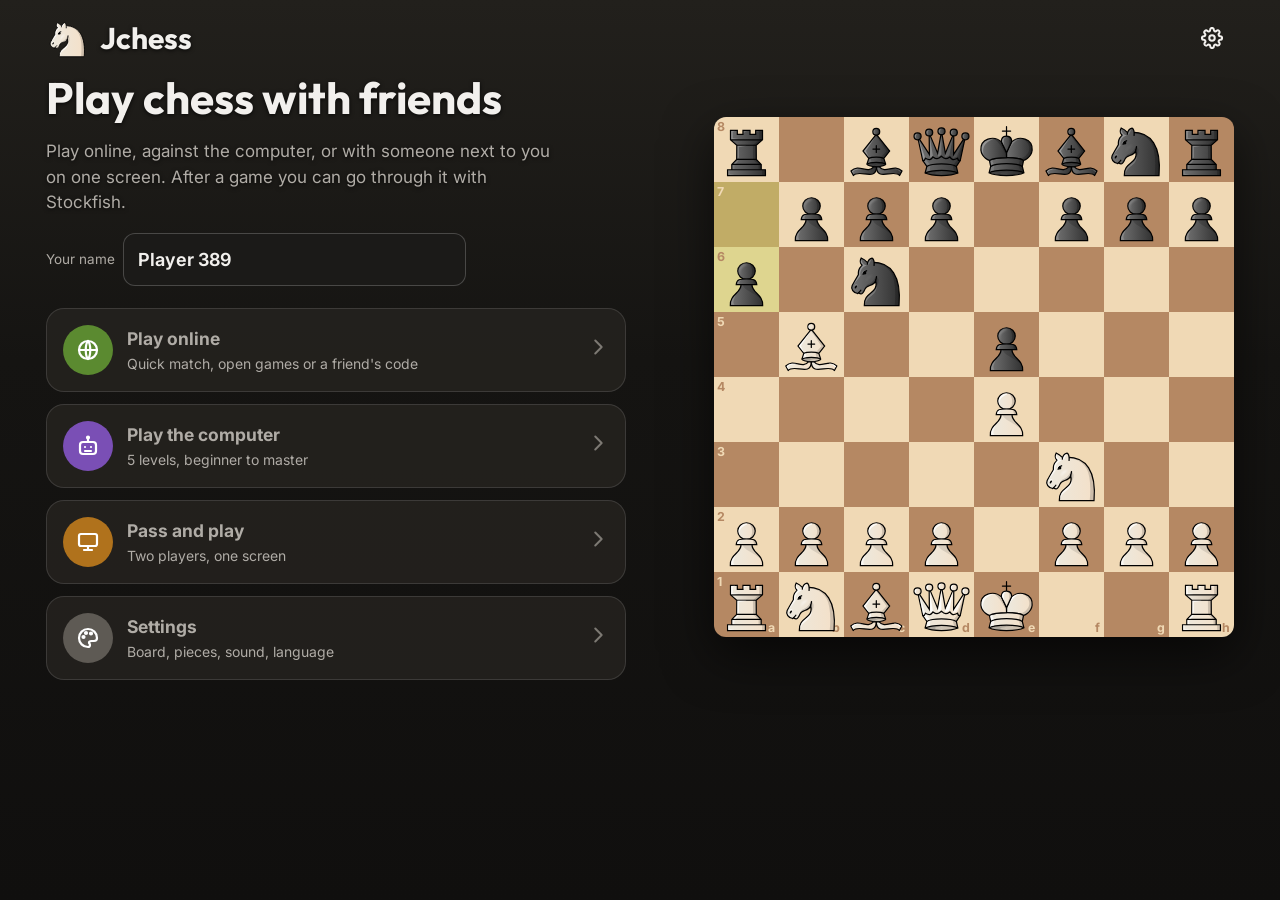
<file: index.html>
<!DOCTYPE html>
<html lang="en">
<head>
<meta charset="utf-8">
<meta name="viewport" content="width=device-width, initial-scale=1">
<meta name="theme-color" content="#22201c">
<meta name="mobile-web-app-capable" content="yes">
<meta name="apple-mobile-web-app-capable" content="yes">
<meta name="apple-mobile-web-app-status-bar-style" content="black-translucent">
<meta name="apple-mobile-web-app-title" content="Jchess">
<meta name="description" content="Play chess in your browser or on your phone: online with friends, against a bot with 5 levels, or two players on one screen. Free game review with Stockfish. No sign-up.">
<link rel="manifest" href="/manifest.webmanifest">
<link rel="apple-touch-icon" href="/icon-192.png">
<title>Jchess – free online chess with friends and bots</title>
<link rel="icon" href="/icon-192.png">
<link rel="preconnect" href="https://fonts.googleapis.com">
<link href="https://fonts.googleapis.com/css2?family=Inter:wght@400;600;700&family=JetBrains+Mono:wght@700&family=Outfit:wght@600;700&display=swap" rel="stylesheet">
<meta name="jc-base" content="/">
<link rel="stylesheet" href="/assets/style.css?v=ea091fa0">
<link rel="canonical" href="https://babuszka123.github.io/">
<meta property="og:type" content="website">
<meta property="og:site_name" content="Jchess">
<meta property="og:title" content="Jchess – free online chess with friends and bots">
<meta property="og:description" content="Play chess in your browser or on your phone: online with friends, against a bot with 5 levels, or two players on one screen. Free game review with Stockfish. No sign-up.">
<meta property="og:url" content="https://babuszka123.github.io/">
<meta property="og:image" content="https://babuszka123.github.io/icon-512.png">
<meta property="og:locale" content="en_US">
<meta name="twitter:card" content="summary">
<script type="application/ld+json">{"@context": "https://schema.org", "@type": "WebApplication", "name": "Jchess", "url": "https://babuszka123.github.io/", "applicationCategory": "GameApplication", "operatingSystem": "Web, Android", "inLanguage": ["en", "pl"], "description": "Play chess in your browser or on your phone: online with friends, against a bot with 5 levels, or two players on one screen. Free game review with Stockfish. No sign-up.", "offers": {"@type": "Offer", "price": "0", "priceCurrency": "USD"}}</script>
</head>
<body>
<div id="dim"></div>
<div id="app"><main style="max-width:760px;margin:0 auto;padding:40px 20px;font-family:sans-serif;color:#bbb;line-height:1.5"><h1 style="color:#eee">Jchess: free online chess</h1><p>Play chess with friends on your phone or computer. Get a quick match with a random opponent, join an open game, or send a private code to a friend. You can also play a bot (five levels, from beginner to master) or play two-player on one screen.</p><p>After each game you can review it with Stockfish: best moves, move ratings and your own lines. There is a chess clock, board and piece themes, and you can draw arrows on the board. No account needed. There is also an Android app.</p><p>Loading Jchess…</p></main></div>
<script src="/assets/jchess.js?v=ea091fa0"></script>
</body>
</html>
</file>
<file: assets/style.css>
/*
VOICE: spokojny klub szachowy wieczorem – skupienie, zero zbędnych ozdób.
IDEA: drewniany stolik z zegarem szachowym; plansza jest bohaterem każdego ekranu.
PICTURE: duża plansza (lub podgląd planszy w wybranym motywie) zajmuje połowę ekranu.
COLOUR and TYPE: ciemny grafit, zieleń „ruchu” #81b64c, złoto wyniku; Outfit + Inter, cyfry zegara w JetBrains Mono.
LAYOUT: plansza po lewej, panel gracza po prawej; poniżej 900px wszystko w jednej kolumnie.
*/
:root{color-scheme:dark;--bg:#161512;--s1:#23211e;--s2:#2f2c29;--s3:#3c3935;--line:#ffffff1f;--ink:#f2f0ed;--ink2:#b0aca6;--ink3:#7d7973;
--green:#81b64c;--green-d:#5b8a30;--blue:#4a8fe0;--blue-d:#2c67ae;--red:#d9534a;--red-d:#9f362f;--gold:#f5c451;--r:16px}
:root[data-theme=light],:root[data-theme=dark]{color-scheme:dark}
*{box-sizing:border-box;min-width:0}
[hidden]{display:none!important}
html,body{height:100%}
body{margin:0;-webkit-tap-highlight-color:transparent;background:var(--bg);color:var(--ink);font:16px/1.5 Inter,system-ui,sans-serif;overflow-x:clip}
body.bgimg{background:#000 var(--bgimg) center/cover fixed}
#dim{position:fixed;inset:0;pointer-events:none;background:#000;opacity:0;z-index:0}
#app{position:relative;z-index:1;min-height:100%}
.wrap{max-width:1240px;margin:0 auto;padding:16px max(2vw,14px) 40px}
h1,h2,h3{font-family:Outfit,Inter,sans-serif;margin:0;line-height:1.1;text-wrap:balance}
h1{font-size:clamp(30px,4vw,44px);font-weight:700}
h2{font-size:22px;font-weight:650}
h3{font-size:17px;font-weight:650}
.muted{color:var(--ink2)}.small{font-size:13.5px}.tiny{font-size:12.5px;color:var(--ink3)}
.shadow{text-shadow:0 1px 4px #000c}
.bar{display:flex;align-items:center;gap:10px;margin-bottom:14px}
.bar .grow{flex:1}
.card{background:#23211ef2;border:1px solid var(--line);border-radius:18px;padding:18px;box-shadow:0 2px 10px #0004}
.stack{display:grid;gap:12px}
.row{display:flex;gap:8px;align-items:center;flex-wrap:wrap}
.grid2{display:grid;grid-template-columns:minmax(0,1.1fr) minmax(0,1fr);gap:18px;align-items:start}
@media(max-width:900px){.grid2{grid-template-columns:minmax(0,1fr)}}
button{touch-action:manipulation;font:inherit;color:inherit;cursor:pointer;border:0;background:none}
:focus-visible{outline:3px solid var(--blue);outline-offset:2px}
.btn{display:inline-flex;align-items:center;justify-content:center;gap:8px;min-height:46px;padding:10px 18px 14px;border-radius:14px;font-weight:650;color:#fff;
background:var(--s3);box-shadow:inset 0 -4px 0 #0000004d;transition:filter .12s,transform .06s}
.btn:hover{filter:brightness(1.12)}.btn:active{transform:translateY(2px);box-shadow:inset 0 -2px 0 #0000004d}
.btn.primary{background:var(--green)}.btn.info{background:var(--blue)}.btn.danger{background:var(--red)}
.btn.ghost{background:none;box-shadow:none;border:1px solid #ffffff55;padding:10px 18px}
.btn.wide{width:100%}
.btn[disabled]{opacity:.45;pointer-events:none}
.icon{width:22px;height:22px;flex:none;fill:none;stroke:currentColor;stroke-width:2.2;stroke-linecap:round;stroke-linejoin:round}
.ibtn{width:44px;height:44px;border-radius:50%;display:grid;place-items:center;color:var(--ink)}
.ibtn:hover{background:#ffffff1a}
.chip{min-height:44px;padding:8px 14px;border-radius:22px;background:var(--s2);border:1px solid var(--line);color:var(--ink2);font-weight:650;font-size:14.5px;white-space:nowrap}
.chip.on{background:var(--green-d);border-color:var(--green);color:#fff}
.chips3{display:grid;grid-template-columns:repeat(3,minmax(0,1fr));gap:8px}
input[type=text],input:not([type]){width:100%;font:inherit;font-size:16px;color:var(--ink);background:#1b1a18;border:1px solid #ffffff33;border-radius:12px;padding:12px 14px}
input[type=range]{width:100%;accent-color:var(--green)}
.code-in{font:700 28px/1 "JetBrains Mono",monospace;text-align:center;letter-spacing:.3em;text-transform:uppercase}
/* ekran główny */
.hero{display:grid;grid-template-columns:minmax(0,1fr) minmax(0,1fr);gap:28px;align-items:center;margin:8px 0 26px}
.hero .preview{aspect-ratio:1;width:100%;max-width:520px;justify-self:end;border-radius:12px;box-shadow:0 18px 50px #0009;overflow:hidden}
@media(max-width:760px){.hero{grid-template-columns:minmax(0,1fr)}.hero .preview{justify-self:center;max-width:420px}}
.tiles{display:grid;gap:12px}
.tile{display:flex;align-items:center;gap:14px;padding:16px;border-radius:18px;background:#23211ef2;border:1px solid var(--line);text-align:left;transition:background .12s}
.tile:hover{background:#2c2a26}
.tile .dot{width:50px;height:50px;border-radius:50%;display:grid;place-items:center;color:#fff;flex:none}
.tile .dot .icon{width:24px;height:24px}
.tile b{display:block;font-size:17.5px}.tile span{color:var(--ink2);font-size:14px}
.tile .chev{margin-left:auto;color:var(--ink3)}
.name-in{display:flex;align-items:center;gap:8px;margin:14px 0 22px;max-width:420px}
.name-in span{flex:none}
.name-in input{font-size:18px;font-weight:650}
/* gra */
.game{display:grid;grid-template-columns:max-content minmax(300px,380px);gap:22px;justify-content:center;align-items:start}
.boardbox{position:relative;width:var(--bs);height:var(--bs);flex:none;aspect-ratio:1}
.boardbox canvas{width:100%;height:100%;display:block;border-radius:8px;box-shadow:0 14px 40px #000a;touch-action:none}
.side{display:grid;gap:10px}
@media(max-width:900px){.game{grid-template-columns:minmax(0,1fr)}.boardbox{margin:0 auto}}
.player{display:flex;align-items:center;gap:12px;padding:10px 12px;border-radius:14px;background:#23211ef2;border:1px solid var(--line)}
.player.active{background:#303a26f2;border-color:#81b64c99}
.ava{width:42px;height:42px;border-radius:50%;display:grid;place-items:center;font-weight:700;font-size:18px;flex:none;border:2px solid #ffffff33}
.ava.w{background:#f0eeea;color:#262421}.ava.b{background:#3a3733;color:#f2f2f2}
.player.active .ava{border-color:var(--green)}
.pinfo{flex:1}.pinfo b{display:block;white-space:nowrap;overflow:hidden;text-overflow:ellipsis}
.caps{display:flex;align-items:center;height:20px}.caps img{width:18px;height:18px;margin-right:-5px}.caps em{font-style:normal;font-size:12px;color:var(--ink2);margin-left:8px;font-weight:700}
.clock{font:700 24px/1 "JetBrains Mono",monospace;padding:8px 12px;border-radius:10px;background:#1b1a18;color:var(--ink2);white-space:nowrap}
.clock.run{background:#f2f0ed;color:#1e1c1a}.clock.low{background:var(--red);color:#fff}
.tag{font-size:12.5px;font-weight:700;padding:4px 10px;border-radius:20px;background:var(--green-d);color:#fff;white-space:nowrap}
.tag.off{background:var(--red-d)}
.status{text-align:center;font-weight:700;padding:9px 14px;border-radius:22px;background:var(--s2)}
.status.me{background:var(--green-d)}.status.check{background:var(--red-d)}.status.over{background:#4a3f1e;color:var(--gold)}
.moves{max-height:260px;overflow:auto;display:grid;grid-template-columns:42px 1fr 1fr;gap:2px 4px;font-size:15px;padding:10px 12px}
.moves .n{color:var(--ink3)}.moves button{text-align:left;padding:3px 8px;border-radius:6px}
.moves button:hover{background:#ffffff14}.moves button.cur{background:#81b64c55;font-weight:700}
.actions{display:grid;grid-auto-flow:column;grid-auto-columns:1fr;background:#23211ef2;border:1px solid var(--line);border-radius:18px;padding:4px}
.act{display:flex;flex-direction:column;align-items:center;gap:4px;padding:8px 4px 6px;border-radius:12px;font-size:12.5px;color:var(--ink2)}
.act:hover{background:#ffffff14;color:var(--ink)}.act .icon{color:var(--ink)}.act.hi,.act.hi .icon{color:var(--green)}
/* analiza */
.ana{display:grid;grid-template-columns:max-content minmax(320px,420px);gap:22px;justify-content:center;align-items:start}
.anaboard{display:flex;gap:8px}
.evalbar{width:26px;border-radius:6px;overflow:hidden;position:relative;background:#403d39;flex:none}
.evalbar i{position:absolute;left:0;right:0;bottom:0;background:#f2f2f2;transition:height .35s}
.evalbar.flip i{top:0;bottom:auto}
.evalbar b{position:absolute;left:0;right:0;text-align:center;font-size:10.5px;font-weight:800;z-index:1}
@media(max-width:900px){.ana{grid-template-columns:minmax(0,1fr)}.anaboard{justify-content:center}.ana .boardbox{--bs:calc(min(100vw,640px) - 70px)!important}}
.badge{width:32px;height:32px;border-radius:50%;display:grid;place-items:center;color:#fff;font-weight:800;font-size:14px;flex:none}
.evalpill{font:700 14px/1 "JetBrains Mono",monospace;padding:6px 9px;border-radius:8px;min-width:58px;text-align:center}
.evalpill.w{background:#f2f2f2;color:#262421}.evalpill.b{background:#403d39;color:#f2f2f2}
.line{display:flex;gap:10px;align-items:center;padding:7px 6px;border-radius:10px;width:100%;text-align:left}
.line:hover{background:#ffffff14}.line span{white-space:nowrap;overflow:hidden;text-overflow:ellipsis}
.graph{width:100%;height:90px;border-radius:8px;cursor:pointer;display:block}
.sum{display:grid;grid-template-columns:1.3fr 1fr 1fr;gap:6px 8px;align-items:center;font-size:14.5px}
.sum .acc{font:700 24px/1.2 Outfit,sans-serif;text-align:center;border-radius:10px;padding:4px}
.sum .c{text-align:center;font-weight:700}
.prog{height:6px;border-radius:3px;background:#ffffff1a;overflow:hidden}.prog i{display:block;height:100%;background:var(--green);transition:width .3s}
/* ustawienia */
.swatches{display:flex;gap:10px;overflow-x:auto;padding-bottom:6px}
.sw{flex:none;display:flex;flex-direction:column;align-items:center;gap:6px;padding:8px;border-radius:14px;background:var(--s1);border:1px solid var(--line);font-size:12.5px;color:var(--ink2)}
.sw.on{border-color:var(--green);background:#3b4a2c;color:#fff;font-weight:700}
.sw .mini{display:grid;grid-template-columns:26px 26px;border-radius:6px;overflow:hidden}.sw .mini i{height:26px}
.sw .pcs{display:flex;border-radius:6px;overflow:hidden}.sw .pcs img{width:42px;height:42px;padding:2px}
.toggle{display:flex;justify-content:space-between;align-items:center;gap:12px;padding:10px 0;border-bottom:1px solid var(--line);cursor:pointer}
.toggle:last-child{border:0}
.toggle input{width:22px;height:22px;accent-color:var(--green)}
/* lobby */
.lob{display:flex;align-items:center;gap:12px;padding:8px 4px;border-bottom:1px solid var(--line)}
.lob:last-child{border:0}
.codebox{display:flex;gap:8px;justify-content:center;margin:12px 0}
.codebox b{width:54px;height:66px;display:grid;place-items:center;font:700 32px "JetBrains Mono",monospace;background:#1b1a18;border:1px solid #ffffff44;border-radius:12px}
.spin{width:22px;height:22px;border-radius:50%;border:3px solid #ffffff33;border-top-color:var(--green);animation:sp 1s linear infinite;flex:none}
@keyframes sp{to{transform:rotate(360deg)}}
/* okna */
.modal{position:fixed;inset:0;background:#000a;display:grid;place-items:center;z-index:50;padding:16px;animation:fade .15s}
.mbox{width:min(480px,100%);max-height:90vh;display:flex;flex-direction:column;background:#262421;border:1px solid var(--line);border-radius:24px;padding:22px;box-shadow:0 30px 80px #000c}
.mbody{overflow:auto;display:grid;gap:12px}
.mbtns{display:grid;gap:8px;margin-top:16px}
.toast{position:fixed;left:50%;bottom:24px;transform:translateX(-50%);background:#111;color:#fff;padding:10px 18px;border-radius:22px;z-index:60;box-shadow:0 6px 20px #000a;animation:fade .2s}
.screen{animation:rise .22s ease-out}
@keyframes fade{from{opacity:0}}@keyframes rise{from{opacity:0;transform:translateY(8px)}}
@media(prefers-reduced-motion:reduce){*{animation:none!important;transition:none!important}}
.bots{display:grid;grid-template-columns:repeat(5,minmax(0,1fr));gap:8px}
.botb{white-space:normal;display:flex;flex-direction:column;align-items:center;gap:2px;padding:10px 4px 9px;border-radius:14px;background:var(--s2);border:1px solid var(--line);color:var(--ink2);text-align:center;min-width:0}
.botb img{width:40px;height:40px;filter:drop-shadow(0 2px 2px #0006)}
.botb b{font-size:13.5px;color:var(--ink);white-space:nowrap;overflow:hidden;text-overflow:ellipsis;max-width:100%}
.botb span{font-size:11px;line-height:1.2;color:var(--ink2);white-space:normal;overflow-wrap:anywhere}
.botb em{font-style:normal;font-size:11.5px;font-weight:700;color:var(--gold)}
.botb.on{background:var(--green-d);border-color:var(--green)}
.botb.on b,.botb.on span{color:#fff}
@media (max-width:520px){.bots{grid-template-columns:repeat(3,minmax(0,1fr))}}
.card a{color:#9fd36a}
.online-count{display:inline-flex;align-items:center;gap:6px;font-size:12.5px;font-weight:700;color:#9fd36a;background:#7fc04a1f;border-radius:99px;padding:2px 9px 3px;vertical-align:middle;white-space:nowrap}
.online-count[hidden]{display:none!important}
.online-count i{width:7px;height:7px;border-radius:50%;background:#7fc04a;box-shadow:0 0 0 3px #7fc04a40;animation:pulse 2s infinite}
.online-count span{font-weight:600}
.bar .online-count{font-size:13.5px;padding:5px 12px 6px}
@keyframes pulse{50%{box-shadow:0 0 0 5px #7fc04a10}}
.tile .online-count b{font-size:12.5px;display:inline;margin:0;color:inherit}
</file>
